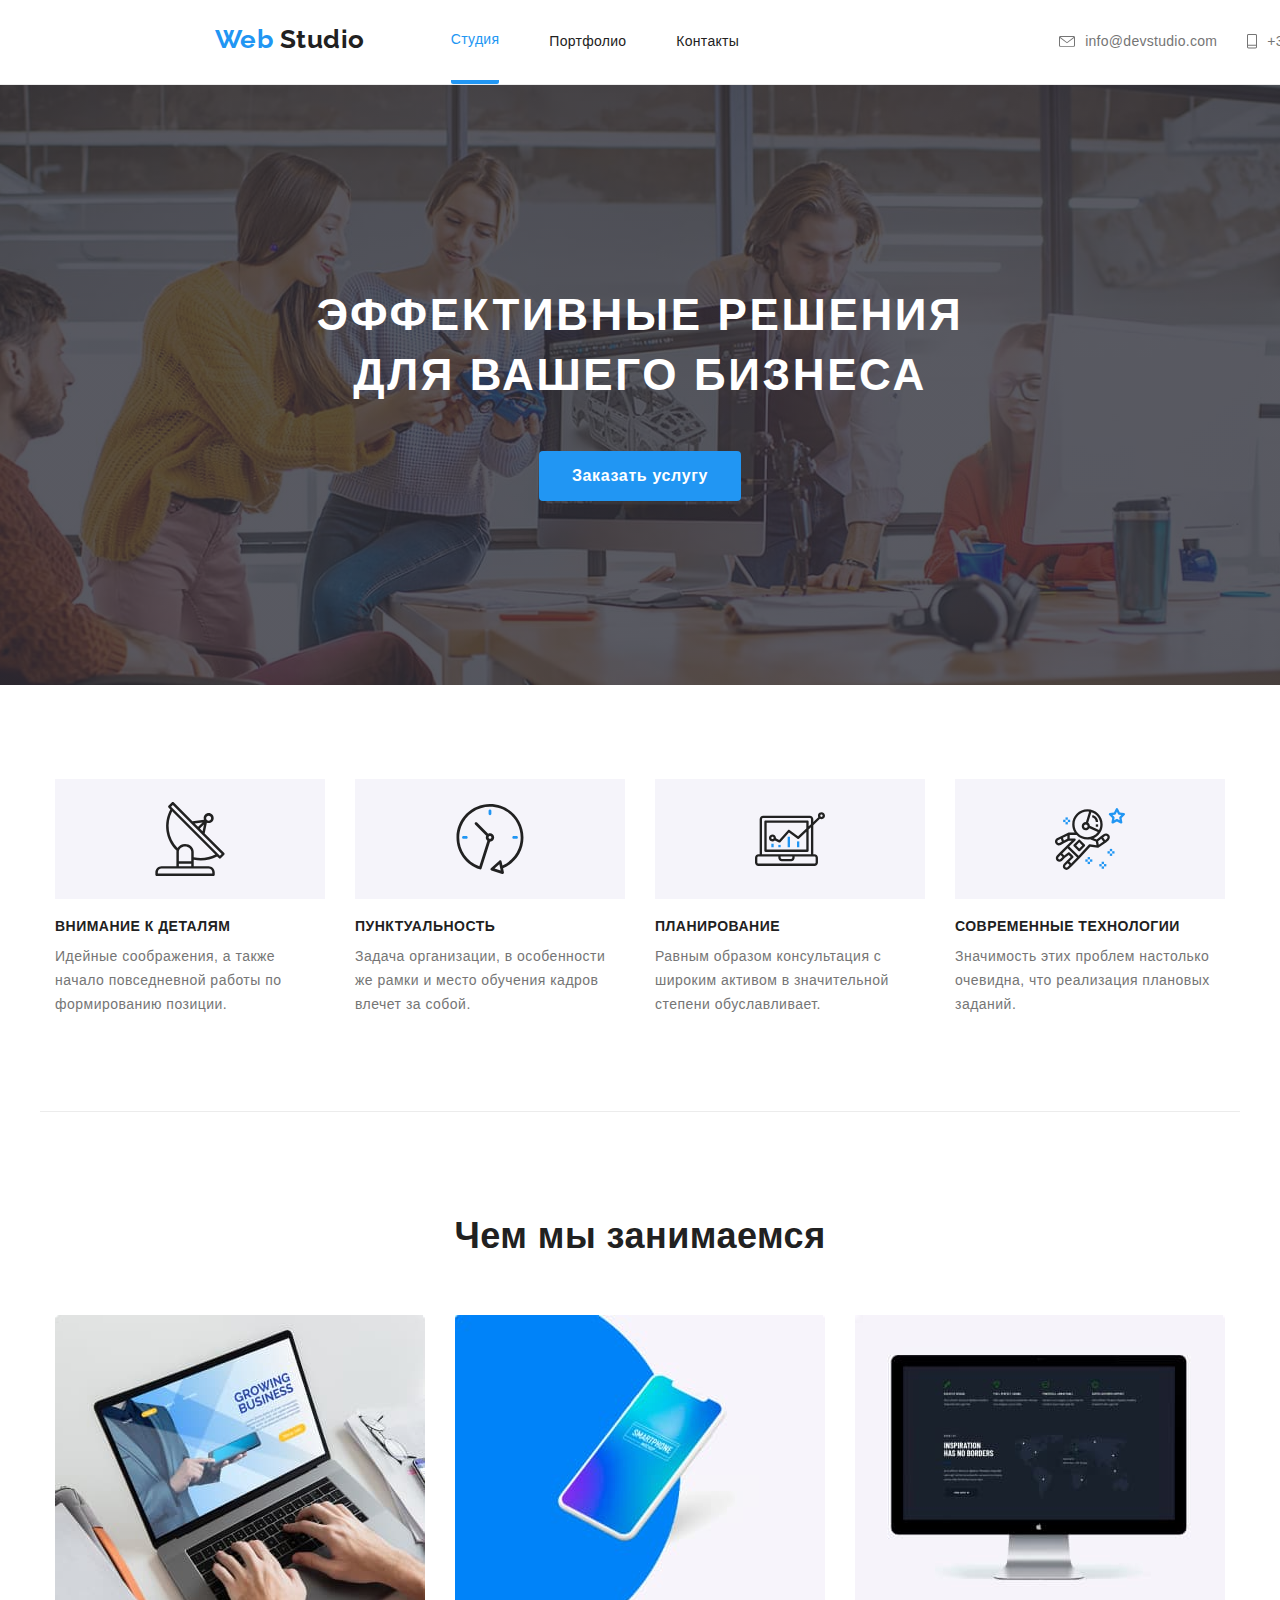
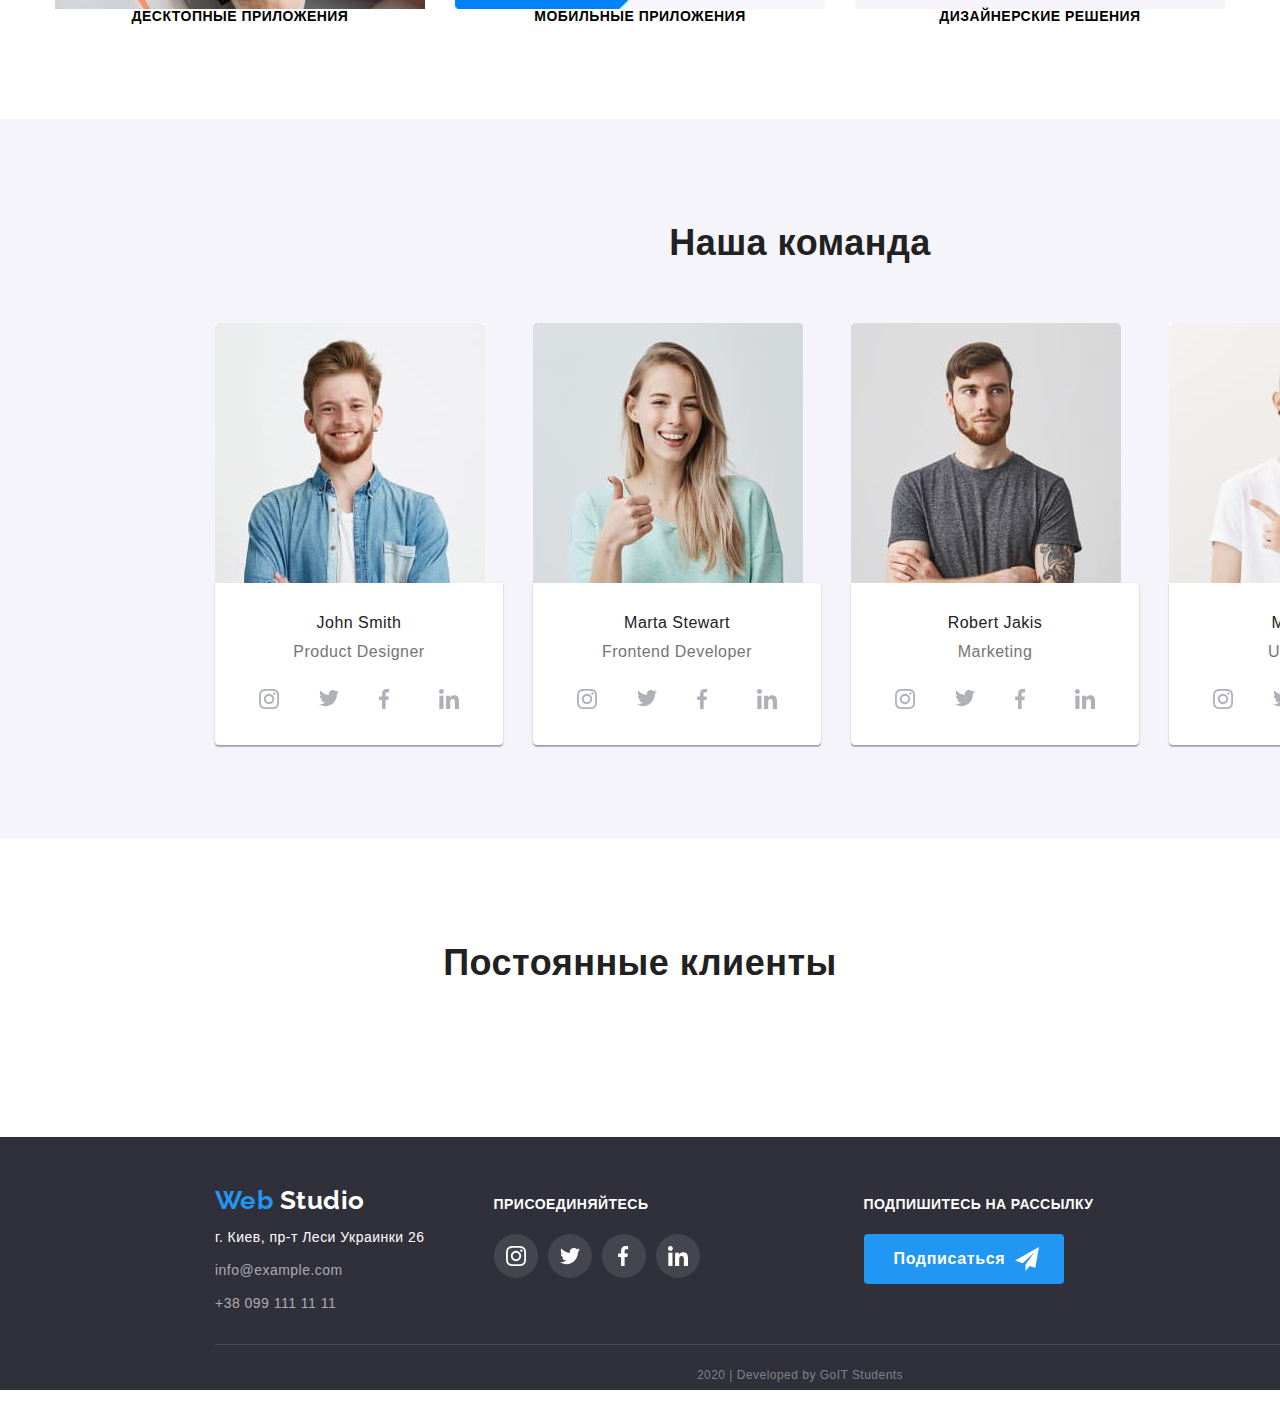
<file: index.html>
<!DOCTYPE html>
<html lang="ru">
  <head>
    <meta charset="UTF-8" />
    <meta name="viewport" content="width=device-width, initial-scale=1.0" />
    <title>webstudio</title>
    <link
      href="https://fonts.googleapis.com/css2?family=Raleway:wght@700&display=swap"
      rel="stylesheet"
    />
    <link
      rel="stylesheet"
      href="https://cdnjs.cloudflare.com/ajax/libs/modern-normalize/0.6.0/modern-normalize.min.css"
    />
    <link rel="stylesheet" href="./css/style.css" />
  </head>
  <body>
    <header class="page-header conteiner">
      <div class="conteiner header-item">
        <nav class="site-nav">
          <a href="./index.html" class="logo">
            <span class="web">Web</span> Studio</a
          >
          <ul class="site-nav-link list">
            <li class="item">
              <a href="./index.html" class="active border-nav">Студия</a>
            </li>
            <li class="item">
              <a href="./portfolio.html">Портфолио</a>
            </li>
            <li class="item">
              <a href="#">Контакты</a>
            </li>
          </ul>
        </nav>
        <ul class="contatcs list">
          <li class="item">
            <a href="mailto:info@devstudio.com">
              info@devstudio.com
            </a>
          </li>
          <li class="item">
            <a href="tel:+380961111111">
              +38 096 111 11 11
            </a>
          </li>
        </ul>
      </div>
    </header>
    <main>
      <!-- hero -->

      <section class="hero centered">
        <h1 class="hero-title conteiner">
          эффективные решения для вашего бизнеса
        </h1>

        <a href="#" class="hero-link button">Заказать услугу</a>
      </section>

      <!-- <h2>Наши преимущества</h2> -->

      <section class="section conteiner border-quality">
        <div class="quality">
          <ul class="list">
            <li class="item">
              <h3 class="quality-title">Внимание к деталям</h3>
              <p class="section-text">
                Идейные соображения, а также начало повседневной работы по
                формированию позиции.
              </p>
            </li>
            <li class="item">
              <h3 class="quality-title">Пунктуальность</h3>
              <p class="section-text">
                Задача организации, в особенности же рамки и место обучения
                кадров влечет за собой.
              </p>
            </li>
            <li class="item">
              <h3 class="quality-title">Планирование</h3>
              <p class="section-text">
                Равным образом консультация с широким активом в значительной
                степени обуславливает.
              </p>
            </li>
            <li class="item">
              <h3 class="quality-title">Современные технологии</h3>
              <p class="section-text">
                Значимость этих проблем настолько очевидна, что реализация
                плановых заданий.
              </p>
            </li>
          </ul>
        </div>
      </section>

      <!-- наши возможности -->

      <section class="section conteiner">
        <h2 class="title centered">Чем мы занимаемся</h2>
        <div class="app-section">
          <ul class="list">
            <li class="item">
              <img
                src="./image/laphand.jpg"
                class="img-block"
                width="370"
                height="294"
                alt="ноутбук"
              />
              <p class="section-items centered">
                Десктопные приложения
              </p>
            </li>
            <li class="item">
              <img
                src="./image/mobile.jpg"
                class="img-block"
                width="370"
                height="294"
                alt="телефон"
              />
              <p class="section-items centered">
                Мобильные приложения
              </p>
            </li>
            <li class="item">
              <img
                src="./image/screen.jpg"
                class="img-block"
                width="370"
                height="294"
                alt="экран"
              />
              <p class="section-items centered">
                Дизайнерские решения
              </p>
            </li>
          </ul>
        </div>
      </section>

      <!-- команда -->

      <div class="team-conteiner">
        <section class="section conteiner">
          <h2 class="title centered">Наша команда</h2>
          <ul class="team-section list">
            <li class="item">
              <img
                src="./image/john.jpg"
                class="img-block .team-img"
                width="270"
                height="260"
                alt="дизайнер Джон"
              />
              <div class="card-team">
                <h3 class="team-title centered">John Smith</h3>
                <p class="team-profession centered">Product Designer</p>

                <ul class="team-link list">
                  <li>
                    <a href="#" class="icon-instagram" aria-label="инстаграм">
                    </a>
                  </li>
                  <li>
                    <a href="#" class="icon-tweet" aria-label="твиттер"></a>
                  </li>
                  <li>
                    <a href="#" class="icon-face" aria-label="фэйсбук"></a>
                  </li>
                  <li>
                    <a href="#" class="icon-in" aria-label="линкедин"></a>
                  </li>
                </ul>
              </div>
            </li>
            <li class="item">
              <img
                src="./image/marta.jpg"
                class="img-block .team-img"
                width="270"
                height="260"
                alt="разработчик Марта"
              />
              <div class="card-team">
                <h3 class="team-title centered">Marta Stewart</h3>
                <p class="team-profession centered">Frontend Developer</p>

                <ul class="team-link list">
                  <li>
                    <a
                      href="#"
                      class="icon-instagram"
                      aria-label="инстаграм"
                    ></a>
                  </li>
                  <li>
                    <a href="#" class="icon-tweet" aria-label="твиттер"></a>
                  </li>
                  <li>
                    <a href="#" class="icon-face" aria-label="фэйсбук"></a>
                  </li>
                  <li>
                    <a href="#" class="icon-in" aria-label="линкедин"></a>
                  </li>
                </ul>
              </div>
            </li>
            <li class="item">
              <img
                src="./image/robert.jpg"
                class="img-block"
                width="270"
                height="260"
                alt="маркетолог Роберт"
              />
              <div class="card-team .team-img">
                <h3 class="team-title centered">Robert Jakis</h3>
                <p class="team-profession centered">Marketing</p>

                <ul class="team-link list">
                  <li>
                    <a
                      href="#"
                      class="icon-instagram"
                      aria-label="инстаграм"
                    ></a>
                  </li>
                  <li>
                    <a href="#" class="icon-tweet" aria-label="твиттер"></a>
                  </li>
                  <li>
                    <a href="#" class="icon-face" aria-label="фэйсбук"></a>
                  </li>
                  <li>
                    <a href="#" class="icon-in" aria-label="линкедин"></a>
                  </li>
                </ul>
              </div>
            </li>
            <li class="item">
              <img
                src="./image/martin.jpg"
                class="img-block .team-img"
                width="270"
                height="260"
                alt="дизайнер Мартин"
              />
              <div class="card-team">
                <h3 class="team-title centered">Martin Doe</h3>
                <p class="team-profession centered">UI Designer</p>

                <ul class="team-link list">
                  <li>
                    <a
                      href="#"
                      class="icon-instagram"
                      aria-label="инстаграм"
                    ></a>
                  </li>
                  <li>
                    <a href="#" class="icon-tweet" aria-label="твиттер"></a>
                  </li>
                  <li>
                    <a href="#" class="icon-face" aria-label="фэйсбук"></a>
                  </li>
                  <li>
                    <a href="#" class="icon-in" aria-label="линкедин"></a>
                  </li>
                </ul>
              </div>
            </li>
          </ul>
        </section>
      </div>

      <!-- клиенты -->

      <section class="section conteiner">
        <h2 class="title centered">Постоянные клиенты</h2>
        <ul class="clients-section list">
          <li>
            <a href="#" aria-label="логотип"> </a>
          </li>
          <li>
            <a href="#" aria-label="логотип"> </a>
          </li>
          <li>
            <a href="#" aria-label="логотип"> </a>
          </li>
          <li>
            <a href="#" aria-label="логотип"> </a>
          </li>
          <li>
            <a href="#" aria-label="логотип"> </a>
          </li>
          <li>
            <a href="#" aria-label="логотип"> </a>
          </li>
        </ul>
      </section>
    </main>
    <footer>
      <div class="footer-flex conteiner">
        <div>
          <a href="./index.html" class="logo-footer">
            <span class="web-footer">Web</span>
            <span class="studio-footer">Studio</span>
          </a>
          <address>
            <p class="city">г. Киев, пр-т Леси Украинки 26</p>
            <p class="contacts-footer">info@example.com</p>
            <p class="contacts-footer phone">+38 099 111 11 11</p>
          </address>
        </div>
        <div class="footer-social">
          <p class="community">
            Присоединяйтесь
          </p>
          <ul class="social list">
            <li class="item">
              <a href="#" class="social-inst" aria-label="инстаграм"></a>
            </li>
            <li class="item">
              <a href="#" class="social-tw" aria-label="твиттер"></a>
            </li>
            <li class="item">
              <a href="#" class="social-face" aria-label="фэйсбук"></a>
            </li>
            <li class="item">
              <a href="#" class="social-link" aria-label="линкедин"></a>
            </li>
          </ul>
        </div>
        <div class="subscribe">
          <p class="subscribe-text">
            подпишитесь на рассылку
          </p>
          <a href="#" class="button subscribe-button centered">Подписаться</a>
        </div>
      </div>
      <p class="copyright centered conteiner border-copy">
        2020 | Developed by GoIT Students
      </p>
    </footer>
  </body>
</html>
</file>
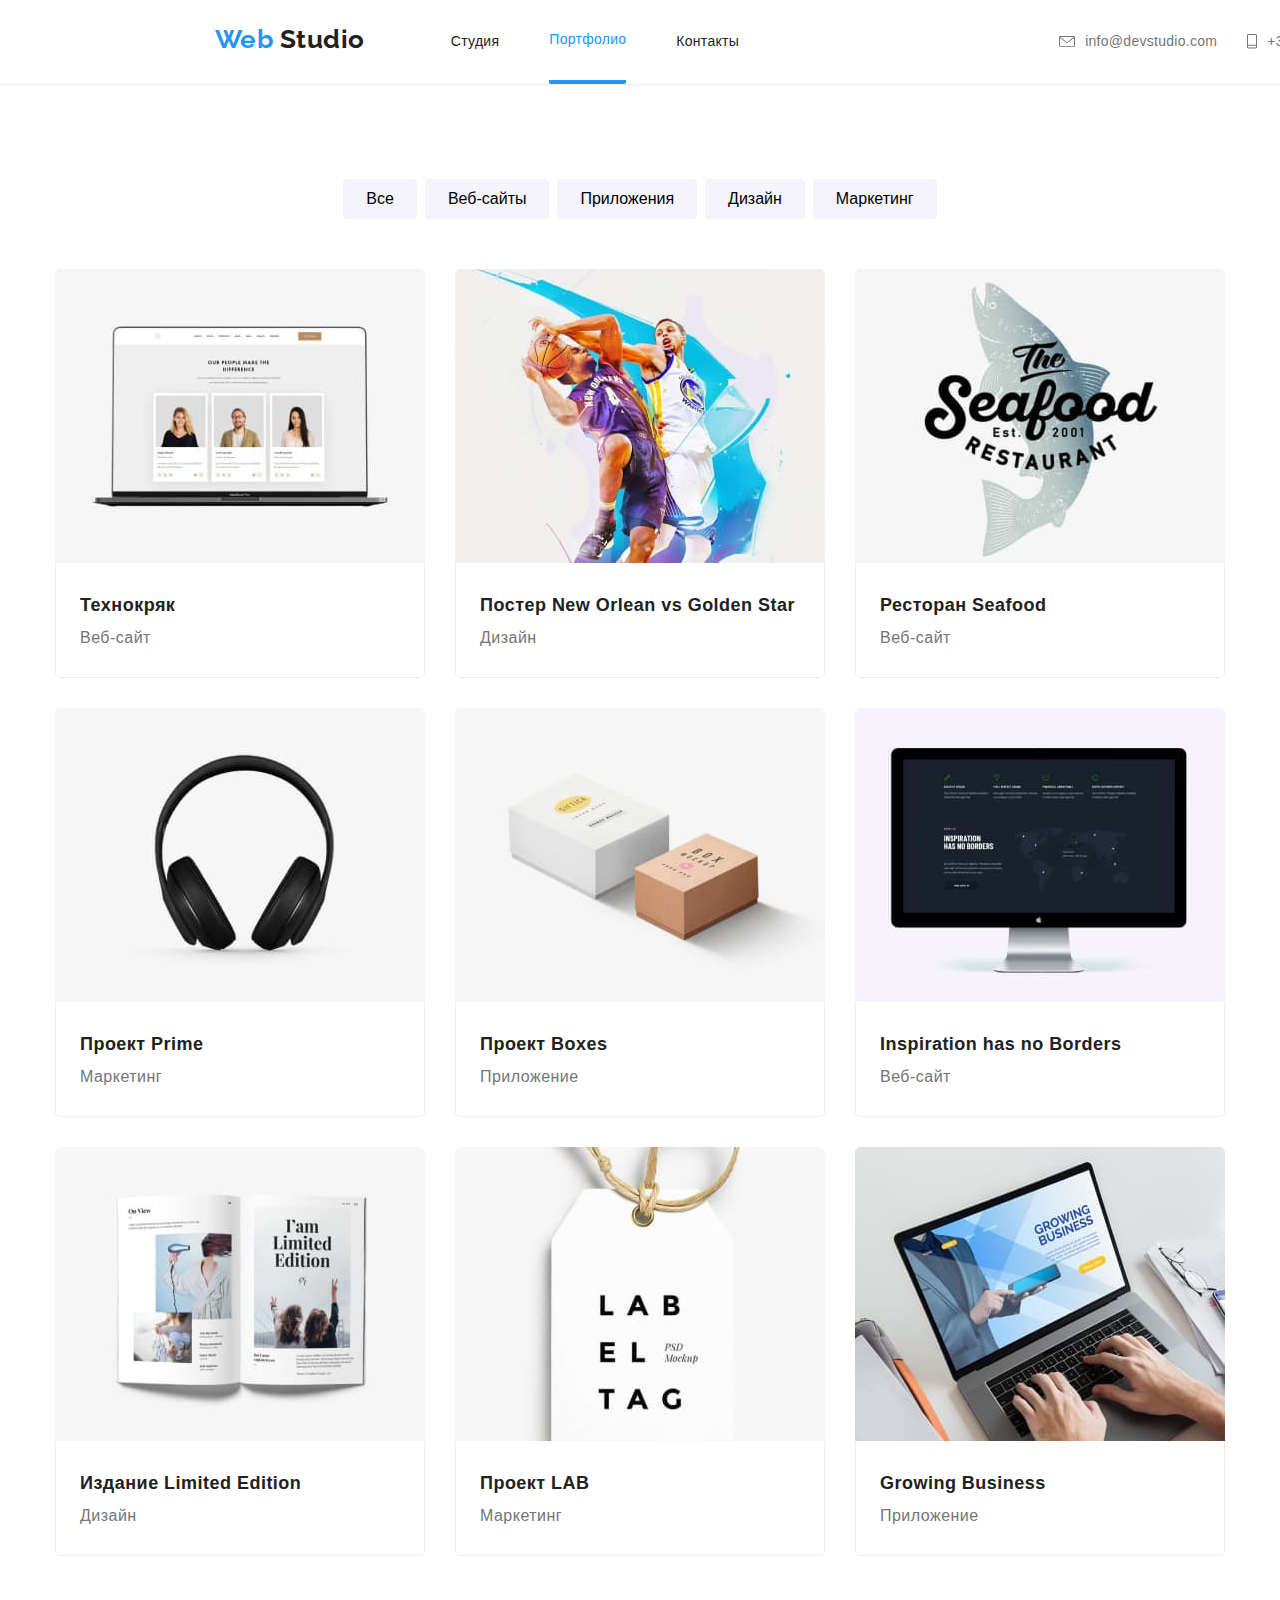
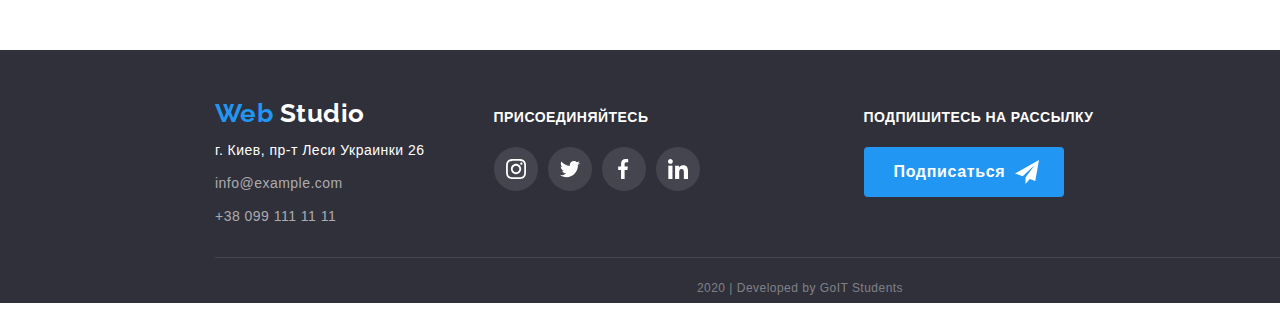
<file: portfolio.html>
<!DOCTYPE html>
<html lang="en">
  <head>
    <meta charset="UTF-8" />
    <meta name="viewport" content="width=device-width, initial-scale=1.0" />
    <title>webstudio</title>
    <link
      href="https://fonts.googleapis.com/css2?family=Raleway:wght@700&display=swap"
      rel="stylesheet"
    />
    <link
      rel="stylesheet"
      href="https://cdnjs.cloudflare.com/ajax/libs/modern-normalize/0.6.0/modern-normalize.min.css"
    />
    <link rel="stylesheet" href="./css/style.css" />
  </head>
  <body>
    <header class="page-header conteiner">
      <div class="conteiner header-item">
        <nav class="site-nav">
          <a href="./index.html" class="logo">
            <span class="web">Web</span> Studio</a
          >
          <ul class="site-nav-link list">
            <li class="item">
              <a href="./index.html">Студия</a>
            </li>
            <li class="item">
              <a href="./portfolio.html" class="active border-nav">Портфолио</a>
            </li>
            <li class="item">
              <a href="#">Контакты</a>
            </li>
          </ul>
        </nav>
        <ul class="contatcs list">
          <li class="item">
            <a href="mailto:info@devstudio.com">
              info@devstudio.com
            </a>
          </li>
          <li class="item">
            <a href="tel:+380961111111">
              +38 096 111 11 11
            </a>
          </li>
        </ul>
      </div>
    </header>
    <main>
      <!--<h1>наши работы</h1>  -->

      <section class="section">
        <!-- фильтры -->

        <div class="conteiner">
          <ul class="filter list">
            <li class="item">
              <button class="radio-button" type="button">Все</button>
            </li>
            <li class="item">
              <button class="radio-button" type="button">Веб-сайты</button>
            </li>
            <li class="item">
              <button class="radio-button" type="button">Приложения</button>
            </li>
            <li class="item">
              <button class="radio-button" type="button">Дизайн</button>
            </li>
            <li class="item">
              <button class="radio-button" type="button">Маркетинг</button>
            </li>
          </ul>
        </div>

        <!-- <h2>примеры работы</h2> -->

        <div class="conteiner">
          <ul class="examples list">
            <li class="item">
              <a href="#">
                <img
                  src="./image/laptopw.jpg"
                  class="img-block card-img"
                  width="370"
                  height="294"
                  alt="ноутбук"
                />
                <div class="card-content">
                  <h3 class="examples-title">Технокряк</h3>
                  <p class="examples-text">Веб-сайт</p>
                </div>
                <!-- <p>
                          Технокряк это современная площадка распространения коронавируса.
                          Компании используют эту платформу для цифрового шпионажа и атак
                          на защищённые сервера конкурентов.
                        </p> -->
              </a>
            </li>
            <li class="item">
              <a href="#">
                <img
                  src="./image/bascket.jpg"
                  class="img-block card-img"
                  width="370"
                  height="294"
                  alt="баскетболисты"
                />
                <div class="card-content">
                  <h3 class="examples-title">
                    Постер New Orlean vs Golden Star
                  </h3>
                  <p class="examples-text">Дизайн</p>
                </div>
                <!-- <p>
                          Технокряк это современная площадка распространения коронавируса.
                          Компании используют эту платформу для цифрового шпионажа и атак
                          на защищённые сервера конкурентов.
                        </p> -->
              </a>
            </li>
            <li class="item">
              <a href="#">
                <img
                  src="./image/seafood.jpg"
                  class="img-block card-img"
                  width="370"
                  height="294"
                  alt="логотип ресторана"
                />
                <div class="card-content">
                  <h3 class="examples-title">Ресторан Seafood</h3>
                  <p class="examples-text">Веб-сайт</p>
                </div>
                <!-- <p>
                          Технокряк это современная площадка распространения коронавируса.
                          Компании используют эту платформу для цифрового шпионажа и атак
                          на защищённые сервера конкурентов.
                        </p> -->
              </a>
            </li>
            <li class="item">
              <a href="#">
                <img
                  src="./image/headphone.jpg"
                  class="img-block card-img"
                  width="370"
                  height="294"
                  alt="наушники"
                />
                <div class="card-content">
                  <h3 class="examples-title">Проект Prime</h3>
                  <p class="examples-text">Маркетинг</p>
                </div>
                <!-- <p>
                          Технокряк это современная площадка распространения коронавируса.
                          Компании используют эту платформу для цифрового шпионажа и атак
                          на защищённые сервера конкурентов.
                        </p> -->
              </a>
            </li>
            <li class="item">
              <a href="#">
                <img
                  src="./image/twoboxes.jpg"
                  class="img-block card-img"
                  width="370"
                  height="294"
                  alt="две коробки"
                />
                <div class="card-content">
                  <h3 class="examples-title">Проект Boxes</h3>
                  <p class="examples-text">Приложение</p>
                </div>
                <!-- <p>
                          Технокряк это современная площадка распространения коронавируса.
                          Компании используют эту платформу для цифрового шпионажа и атак
                          на защищённые сервера конкурентов.
                        </p> -->
              </a>
            </li>
            <li class="item">
              <a href="#">
                <img
                  src="./image/screen.jpg"
                  class="img-block card-img"
                  width="370"
                  height="294"
                  alt="монитор"
                />
                <div class="card-content">
                  <h3 class="examples-title">Inspiration has no Borders</h3>
                  <p class="examples-text">Веб-сайт</p>
                </div>
                <!-- <p>
                          Технокряк это современная площадка распространения коронавируса.
                          Компании используют эту платформу для цифрового шпионажа и атак
                          на защищённые сервера конкурентов.
                        </p> -->
              </a>
            </li>
            <li class="item">
              <a href="#">
                <img
                  src="./image/book.jpg"
                  class="img-block card-img"
                  width="370"
                  height="294"
                  alt="книга"
                />
                <div class="card-content">
                  <h3 class="examples-title">Издание Limited Edition</h3>
                  <p class="examples-text">Дизайн</p>
                </div>
                <!-- <p>
                          Технокряк это современная площадка распространения коронавируса.
                          Компании используют эту платформу для цифрового шпионажа и атак
                          на защищённые сервера конкурентов.
                        </p> -->
              </a>
            </li>
            <li class="item">
              <a href="#">
                <img
                  src="./image/label.jpg"
                  class="img-block card-img"
                  width="370"
                  height="294"
                  alt="сувенир"
                />
                <div class="card-content">
                  <h3 class="examples-title">Проект LAB</h3>
                  <p class="examples-text">Маркетинг</p>
                </div>
                <!-- <p>
                          Технокряк это современная площадка распространения коронавируса.
                          Компании используют эту платформу для цифрового шпионажа и атак
                          на защищённые сервера конкурентов.
                        </p> -->
              </a>
            </li>
            <li class="item">
              <a href="#">
                <img
                  src="./image/laphand.jpg"
                  class="img-block card-img"
                  width="370"
                  height="294"
                  alt="ноутбук"
                />
                <div class="card-content">
                  <h3 class="examples-title">Growing Business</h3>
                  <p class="examples-text">Приложение</p>
                </div>
                <!-- <p>
                          Технокряк это современная площадка распространения коронавируса.
                          Компании используют эту платформу для цифрового шпионажа и атак
                          на защищённые сервера конкурентов.
                        </p> -->
              </a>
            </li>
          </ul>
        </div>
      </section>
    </main>
    <footer>
      <div class="footer-flex conteiner">
        <div>
          <a href="./index.html" class="logo-footer">
            <span class="web-footer">Web</span>
            <span class="studio-footer">Studio</span>
          </a>
          <address>
            <p class="city">г. Киев, пр-т Леси Украинки 26</p>
            <p class="contacts-footer">info@example.com</p>
            <p class="contacts-footer phone">+38 099 111 11 11</p>
          </address>
        </div>
        <div class="footer-social">
          <p class="community">
            Присоединяйтесь
          </p>
          <ul class="social list">
            <li class="item">
              <a href="#" class="social-inst" aria-label="инстаграм"></a>
            </li>
            <li class="item">
              <a href="#" class="social-tw" aria-label="твиттер"></a>
            </li>
            <li class="item">
              <a href="#" class="social-face" aria-label="фэйсбук"></a>
            </li>
            <li class="item">
              <a href="#" class="social-link" aria-label="линкедин"></a>
            </li>
          </ul>
        </div>
        <div class="subscribe">
          <p class="subscribe-text">
            подпишитесь на рассылку
          </p>
          <a href="#" class="button subscribe-button centered">Подписаться</a>
        </div>
      </div>
      <p class="copyright centered conteiner border-copy">
        2020 | Developed by GoIT Students
      </p>
    </footer>
  </body>
</html>
</file>
<file: css/style.css>
:root {
  --primery-text-color: #757575;
  --title-text-color: #212121;
  --accent-color: #2196f3;
  --primery-bg-color: #ffffff;
  --add-bg-color: #f5f4fa;
}

body {
  background: var(--primery-bg-color);
  color: var(--primery-text-color);
  font-family: roboto, sans-serif;
  letter-spacing: 0.03em;
}
.list {
  list-style: none;
  margin: 0;
  padding-left: 0;
}
a {
  text-decoration: none;
}

.conteiner {
  width: 1200px;
  padding-left: 15px;
  padding-right: 15px;
  margin: 0 auto;
}

.button {
  display: inline-block;

  color: #ffffff;
  background: var(--accent-color);
  /* box-shadow: 0px 4px 4px rgba(0, 0, 0, 0.15); */
  border-radius: 4px;
  border: 1px solid transparent;
  min-width: 200px;
  height: 50px;
  font-size: 16px;
  line-height: 1.75;
  letter-spacing: 0.04em;
  align-items: center;
  cursor: pointer;
}
h1,
h2,
h3,
h4 {
  margin-top: 0;
  margin-bottom: 0;
  color: var(--title-text-color);
}

p {
  margin-top: 0;
  margin-bottom: 0;
}
.img-block {
  display: block;
  max-width: 100%;
}
/* section */
.section {
  padding-top: 94px;
  padding-bottom: 94px;
}

.section-items {
  color: #000000;
  font-weight: bold;
  font-size: 14px;
  line-height: 1.14;
  text-transform: uppercase;
}
.section .title {
  margin-bottom: 50px;

  font-size: 36px;
  line-height: 1.66;
}
.section-text {
  width: 270px;

  font-size: 14px;
  line-height: 1.71;
}

/* header */

.page-header {
  width: 1600px;
  border-bottom: 1px solid #ececec;
}

/* logo*/
.header-item {
  display: flex;
  align-items: center;
}

.logo {
  display: block;
  padding-top: 24px;
  padding-bottom: 25px;

  color: var(--title-text-color);
  font-family: Raleway, sans-serif;
  font-weight: bold;
  font-size: 26px;
  line-height: 1.2;
}

.logo:hover {
  color: var(--accent-color);
}

.web {
  color: var(--accent-color);
}

.web:hover {
  color: var(--title-text-color);
}

/* site nav */

.site-nav {
  display: flex;
}

.site-nav-link {
  display: flex;
  margin-left: 86px;
}

.site-nav-link .item:not(:last-child) {
  margin-right: 50px;
}

.site-nav-link a {
  display: block;
  padding-top: 32px;
  padding-bottom: 32px;

  color: var(--title-text-color);
  font-style: normal;
  font-weight: 500;
  font-size: 14px;
  line-height: 1.14;
  letter-spacing: 0.02em;
}

.site-nav-link .item {
  display: flex;
  align-items: center;
}

.border-nav {
  border-bottom: 4px solid var(--accent-color);
  border-radius: 2px;
}

.site-nav-link a:hover,
.site-nav-link a:focus {
  color: var(--accent-color);
}

.site-nav-link .active {
  color: var(--accent-color);
}

.contatcs {
  display: flex;
  margin-left: auto;
}

.contatcs .item:not(:last-child) {
  margin-right: 30px;
}
.contatcs .item:nth-child(1)::before {
  width: 16px;
  height: 11px;
  margin-right: 10px;
  content: "";
  background-image: url(../image/letter.svg);
  background-size: cover;
}

.contatcs .item:nth-child(2)::before {
  width: 10px;
  height: 15px;
  margin-right: 10px;
  content: "";
  background-image: url(../image/phone.svg);
  background-size: cover;
}
.contatcs a {
  display: block;
  padding-top: 32px;
  padding-bottom: 32px;

  color: var(--primery-text-color);
  font-weight: 500;
  font-size: 14px;
  line-height: 1.14;
  letter-spacing: 0.02em;
}

.contatcs a:hover,
.contatcs a:focus {
  color: var(--accent-color);
}
.contatcs .item {
  display: flex;
  align-items: center;
}

.centered {
  text-align: center;
}

/* hero */

.hero {
  padding-top: 200px;
  padding-bottom: 200px;
  margin-left: auto;
  margin-right: auto;
  max-width: 1600px;
  height: 600px;
  background-color: rgba(47, 48, 58);
  background-image: linear-gradient(
      to right,
      rgba(47, 48, 58, 0.8),
      rgba(47, 48, 58, 0.8)
    ),
    url("../image/backgr.jpg");

  background-repeat: no-repeat;
  background-position: center;
  background-size: cover;
}

.hero-title {
  margin-bottom: 46px;
  width: 700px;

  color: #ffffff;
  font-weight: 900;
  font-size: 44px;
  line-height: 1.36;
  letter-spacing: 0.06em;
  text-transform: uppercase;
}

.hero-link {
  padding: 10px 32px;

  font-weight: bold;
}

/* our quality */

.border-quality {
  border-bottom: 1px solid #ececec;
}

.quality .list {
  display: flex;
}

.quality-title {
  margin-top: 20px;
  margin-bottom: 10px;

  font-size: 14px;
  line-height: 1.14;
  text-transform: uppercase;
}

.quality .item:not(:last-child) {
  margin-right: 30px;
}

.quality .item::before {
  display: block;
  height: 120px;
  content: "";
  background-color: #f5f4fa;
  background-size: 70px, contain;
  background-position: 50% 50%;
  background-repeat: no-repeat;
}

.quality .item:nth-child(1)::before {
  background-image: url(../image/antenna.svg);
}

.quality .item:nth-child(2)::before {
  background-image: url(../image/clock1.svg);
}

.quality .item:nth-child(3)::before {
  background-image: url(../image/diagram1.svg);
}

.quality .item:nth-child(4)::before {
  background-image: url(../image/astronaut1.svg);
  background-color: #f5f4fa;
}

/* app siction */

.app-section .list {
  display: flex;
}

.app-section .item:not(:last-child) {
  margin-right: 30px;
}

/* team-conteiner */

.team-conteiner {
  margin-left: auto;
  margin-right: auto;
  width: 1600px;
  background-color: var(--add-bg-color);
}

.team-section {
  display: flex;
}
.team-section .item:not(:last-child) {
  margin-right: 30px;
}

.team-title {
  margin-bottom: 10px;

  color: var(--title-text-color);
  font-weight: 500;
  font-size: 16px;
  line-height: 1.19;
}

.team-profession {
  font-size: 16px;
  line-height: 1.19;
}

.card-team {
  padding-top: 30px;
  padding-bottom: 24px;
  border-bottom-left-radius: 4px;
  border-bottom-right-radius: 4px;
  background: #ffffff;
  box-shadow: 0px 2px 1px rgba(0, 0, 0, 0.2), 0px 1px 1px rgba(0, 0, 0, 0.14),
    0px 1px 3px rgba(0, 0, 0, 0.12);
}

.team-img {
  border-top-left-radius: 4px;
  border-top-right-radius: 4px;
  overflow: hidden;
}

.team-link {
  display: flex;
  height: 44px;
  padding: 12px 44px;
  margin-top: 16px;
}

.icon-instagram {
  display: block;
  width: 20px;
  height: 20px;
  background-image: url(../image/instagram.svg);
  content: "";
  background-repeat: no-repeat;
}

.icon-tweet {
  display: block;
  width: 20px;
  height: 20px;
  background-image: url(../image/tweet.svg);
  content: "";
  background-repeat: no-repeat;
}

.icon-face {
  display: block;
  width: 20px;
  height: 20px;
  background-image: url(../image/face.svg);
  content: "";
  background-repeat: no-repeat;
}

.icon-in {
  display: block;
  width: 20px;
  height: 20px;
  background-image: url(../image/linkedin.svg);
  content: "";
  background-repeat: no-repeat;
}

.team-link li:not(:last-child) {
  margin-right: 40px;
}

/* clients */

.clients-section .title {
  color: var(--title-text-color);
}

/* footer */

footer {
  margin-left: auto;
  margin-right: auto;
  width: 1600px;
  height: 253px;
  background: #2f303a;
}
.footer-flex {
  display: flex;
  align-items: baseline;
  padding-top: 48px;
  padding-bottom: 28px;
}

.logo-footer {
  display: block;
  /* margin-top: 48px; */
  margin-bottom: 10px;

  color: var(--title-text-color);
  font-family: Raleway, sans-serif;
  font-weight: bold;
  font-size: 26px;
  line-height: 1.2;
}

.web-footer {
  color: var(--accent-color);
}
.web-footer:hover {
  color: var(--primery-bg-color);
}
.studio-footer {
  color: var(--primery-bg-color);
}
.studio-footer:hover {
  color: var(--accent-color);
}

address p:not(:last-child) {
  margin-bottom: 9px;
}

.city {
  color: var(--primery-bg-color);
  font-style: normal;
  font-size: 14px;
  line-height: 1.71;
}
.contacts-footer {
  color: rgba(255, 255, 255, 0.6);
  font-style: normal;
  font-size: 14px;
  line-height: 1.71;
}
.footer-social {
  margin-left: 69px;
}
.community {
  color: var(--primery-bg-color);
  font-weight: bold;
  font-size: 14px;
  line-height: 1.14;
  text-transform: uppercase;
}

.social {
  display: flex;
  margin-top: 21px;
}

.social a {
  display: inline-block;
  width: 44px;
  height: 44px;
  border-radius: 50%;
  background-color: rgba(255, 255, 255, 0.1);
  /* background-size: 20px; */
  background-repeat: no-repeat;
  background-position: center;
}

.social-inst {
  background-image: url(../image/inf.svg);
}

.social-tw {
  background-image: url(../image/tweef.svg);
}

.social-face {
  background-image: url(../image/facf.svg);
}

.social-link {
  background-image: url(../image/linkf.svg);
}

.social a:hover,
.social a:focus {
  background-color: var(--accent-color);
}

.social .item:not(:last-child) {
  margin-right: 10px;
}

.subscribe {
  display: inline-flex;
  flex-direction: column;
  margin-left: 164px;
  /* width: 570px;
  height: 87px; */
}

.subscribe-text {
  color: var(--primery-bg-color);
  font-weight: bold;
  font-size: 14px;
  line-height: 1.14;
  letter-spacing: 0.03em;
  text-transform: uppercase;
}

.subscribe-button {
  display: inline-flex;
  width: 200px;
  padding-top: 10px;
  padding-bottom: 10px;
  padding-left: 29px;
  padding-right: 13px;
  margin-top: 21px;

  font-weight: 900;
}
.subscribe-button::after {
  padding-right: 0;
  margin-left: 10px;
  width: 24px;
  height: 24px;
  content: "";
  background-image: url(../image/send.svg);
  background-size: cover;
}

.copyright {
  padding-top: 18px;
  padding-bottom: 21px;

  color: rgba(255, 255, 255, 0.4);
  font-size: 12px;
  line-height: 2;
}

.border-copy {
  border-top: 1px solid rgba(255, 255, 255, 0.1);
  width: 1170px;
}

/* portfolio */

/* filter */

.filter {
  display: flex;
  margin-bottom: 50px;
  justify-content: center;
}

.filter .item:not(:last-child) {
  margin-right: 8px;
}

/* buttons */

.radio-button {
  padding: 6px 22px;

  background: var(--add-bg-color);
  font-weight: 500;
  font-size: 16px;
  line-height: 1.625;
  border: 1px solid transparent;
  border-radius: 4px;
  cursor: pointer;
}
.radio-button:hover {
  background: var(--accent-color);
  color: var(--primery-bg-color);
}

.radio-button:focus {
  background: var(--accent-color);
  color: var(--primery-bg-color);
}

/* examples */

.examples {
  display: flex;
  flex-wrap: wrap;
}

.examples .item {
  margin-right: 30px;
  margin-bottom: 30px;
}

.examples .item:nth-child(3n) {
  margin-right: 0;
}

.examples .item:nth-last-child(-n + 3) {
  margin-bottom: 0;
}

.examples-title {
  color: var(--title-text-color);
  font-size: 18px;
  line-height: 2;
}

.examples-text {
  color: var(--primery-text-color);
  font-size: 16px;
  line-height: 1.87;
}

.examples .item:hover,
.examples .item:focus {
  box-shadow: 1px 4px 6px rgba(0, 0, 0, 0.16), 0px 4px 4px rgba(0, 0, 0, 0.06),
    0px 1px 1px rgba(0, 0, 0, 0.12);
}

.card-content {
  width: 370px;
  padding: 24px;
  border-left: 1px solid #eeeeee;
  border-right: 1px solid #eeeeee;
  border-bottom: 1px solid #eeeeee;
  border-bottom-left-radius: 5px;
  border-bottom-right-radius: 5px;
}

.card-img {
  border-top-left-radius: 5px;
  border-top-right-radius: 5px;
  overflow: hidden;
}
</file>
